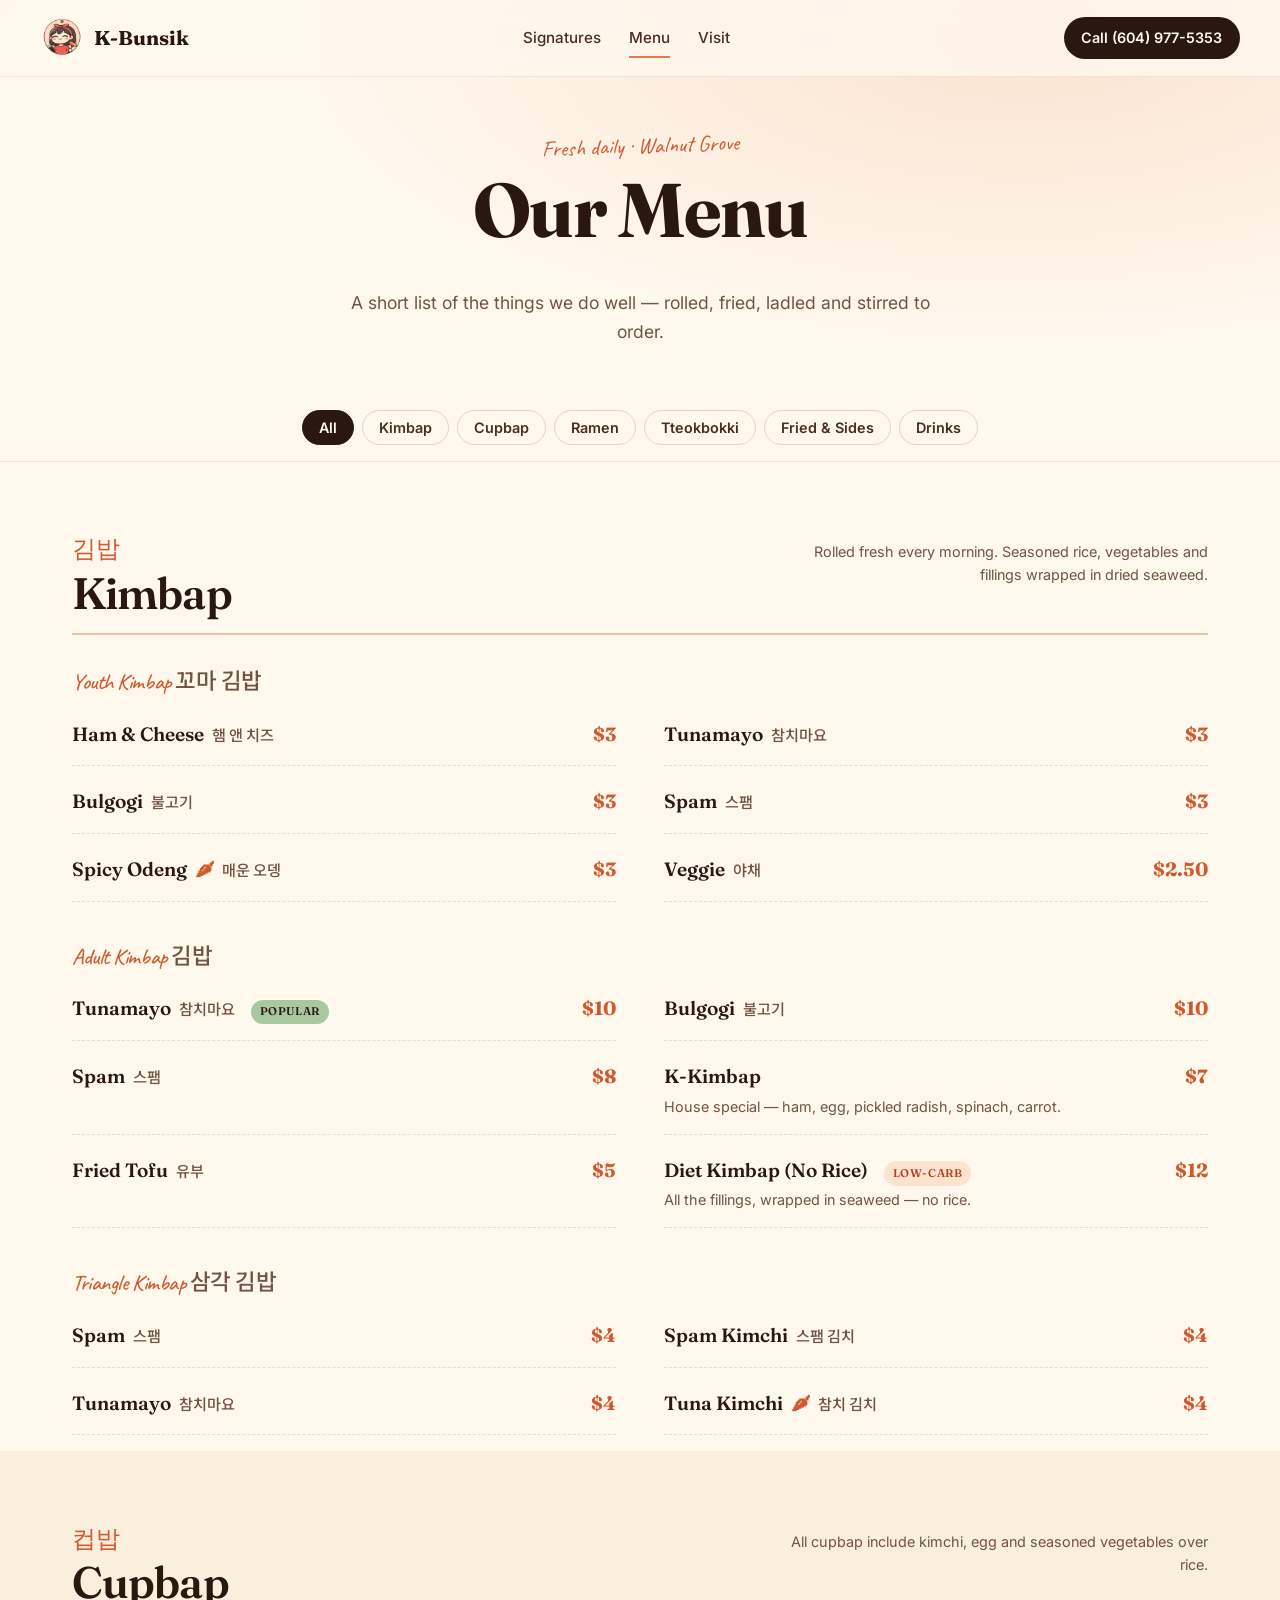
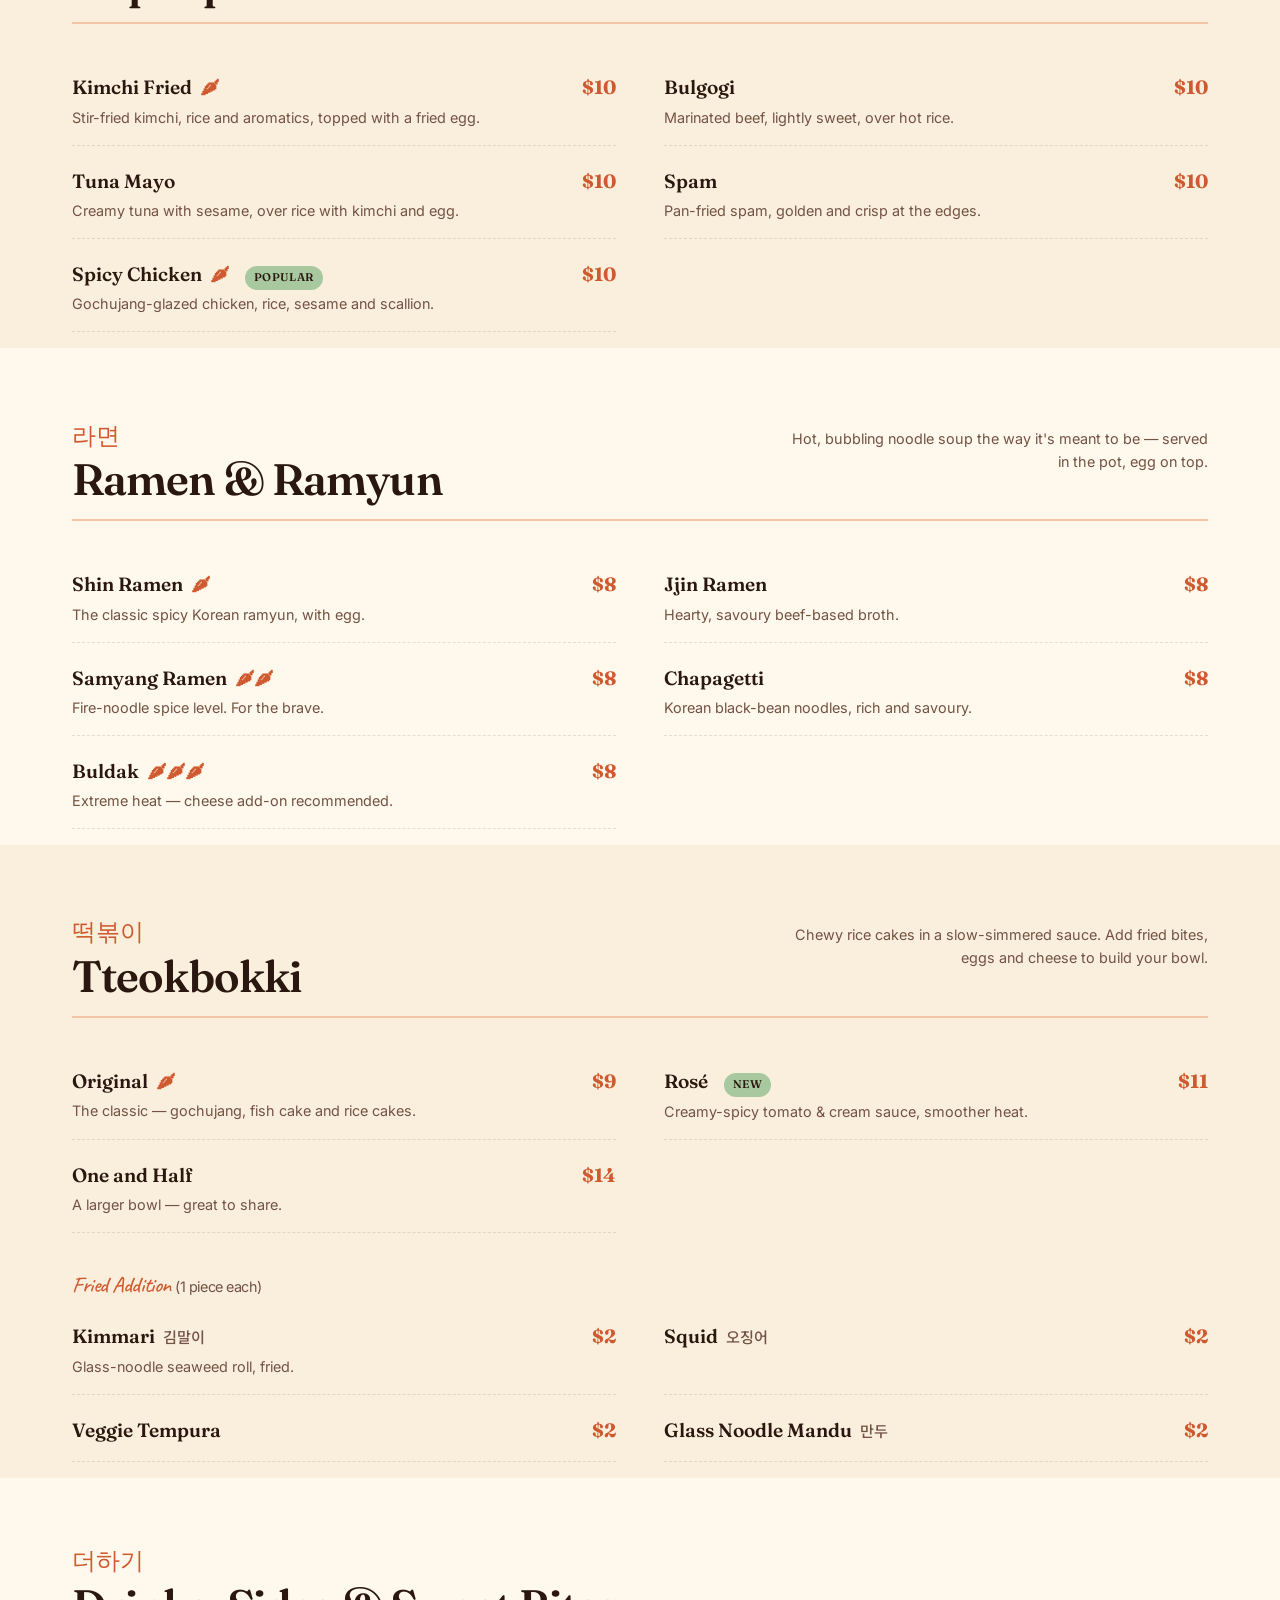
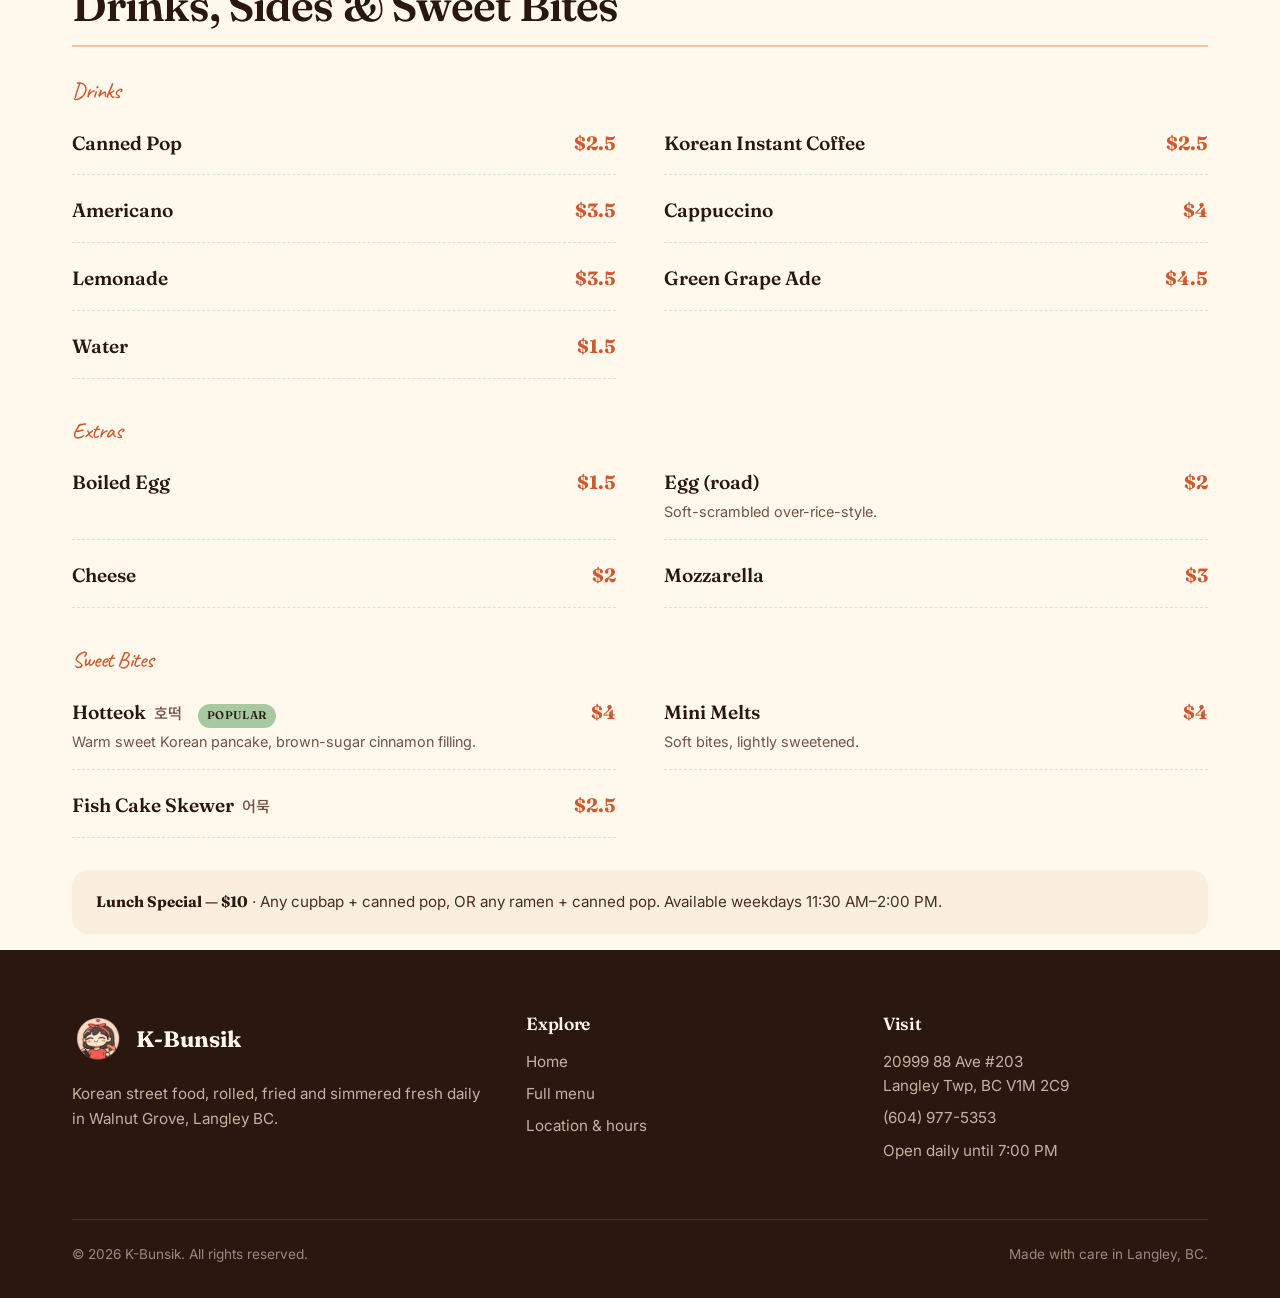
<file: menu.html>
<!DOCTYPE html>
<html lang="en">
<head>
  <meta charset="UTF-8">
  <meta name="viewport" content="width=device-width, initial-scale=1.0">
  <meta name="theme-color" content="#2A1810">
  <title>Menu — K-Bunsik · Korean Street Food in Langley BC</title>
  <meta name="description" content="The full K-Bunsik menu — kimbap (김밥), cupbap, ramen, tteokbokki (떡볶이), fried sides, drinks, and our $10 lunch special.">
  <link rel="icon" href="assets/mascot.png">
  <link rel="preconnect" href="https://fonts.googleapis.com">
  <link rel="preconnect" href="https://fonts.gstatic.com" crossorigin>
  <link href="https://fonts.googleapis.com/css2?family=Fraunces:ital,opsz,wght@0,9..144,400;0,9..144,600;0,9..144,700;1,9..144,600&family=Inter:wght@400;500;600;700&family=Caveat:wght@500;700&family=Noto+Sans+KR:wght@400;500;700&display=swap" rel="stylesheet">
  <link rel="stylesheet" href="styles.css">
</head>
<body>

  <!-- NAV -->
  <nav class="nav" id="nav">
    <a class="nav__brand" href="index.html">
      <img src="assets/mascot.png" alt="K-Bunsik mascot">
      <span>K-Bunsik</span>
    </a>
    <div class="nav__links">
      <a href="index.html#signature">Signatures</a>
      <a href="menu.html" class="active">Menu</a>
      <a href="index.html#location">Visit</a>
    </div>
    <a class="nav__cta" href="tel:+16049775353">Call (604) 977-5353</a>
    <button class="nav__toggle" id="navToggle" aria-label="Menu"><span></span><span></span><span></span></button>
  </nav>

  <!-- MENU HERO -->
  <header class="menu-hero">
    <div class="container">
      <span class="eyebrow">Fresh daily · Walnut Grove</span>
      <h1>Our Menu</h1>
      <p>A short list of the things we do well — rolled, fried, ladled and stirred to order.</p>
    </div>
  </header>

  <!-- FILTERS -->
  <div class="menu-filters">
    <div class="container menu-filters__row" id="menuFilters">
      <button data-filter="all" class="active">All</button>
      <button data-filter="kimbap">Kimbap</button>
      <button data-filter="cupbap">Cupbap</button>
      <button data-filter="ramen">Ramen</button>
      <button data-filter="tteokbokki">Tteokbokki</button>
      <button data-filter="sides">Fried &amp; Sides</button>
      <button data-filter="drinks">Drinks</button>
    </div>
  </div>

  <!-- KIMBAP -->
  <section class="menu-section" id="kimbap" data-category="kimbap">
    <div class="container">
      <div class="menu-section__header">
        <div>
          <span class="label">김밥</span>
          <h2>Kimbap</h2>
        </div>
        <p class="menu-section__note">Rolled fresh every morning. Seasoned rice, vegetables and fillings wrapped in dried seaweed.</p>
      </div>

      <h3 style="font-family: var(--font-accent); font-weight: 500; color: var(--coral-600); font-size: 1.4rem; margin-bottom: .5rem;">Youth Kimbap <span class="kr" style="color: var(--ink-500);">꼬마 김밥</span></h3>
      <div class="menu-grid">
        <div class="menu-item">
          <div>
            <div class="menu-item__name">Ham &amp; Cheese <span class="kr">햄 앤 치즈</span></div>
          </div>
          <div class="menu-item__price">$3</div>
        </div>
        <div class="menu-item">
          <div>
            <div class="menu-item__name">Tunamayo <span class="kr">참치마요</span></div>
          </div>
          <div class="menu-item__price">$3</div>
        </div>
        <div class="menu-item">
          <div>
            <div class="menu-item__name">Bulgogi <span class="kr">불고기</span></div>
          </div>
          <div class="menu-item__price">$3</div>
        </div>
        <div class="menu-item">
          <div>
            <div class="menu-item__name">Spam <span class="kr">스팸</span></div>
          </div>
          <div class="menu-item__price">$3</div>
        </div>
        <div class="menu-item">
          <div>
            <div class="menu-item__name">Spicy Odeng <span class="spicy">🌶</span><span class="kr">매운 오뎅</span></div>
          </div>
          <div class="menu-item__price">$3</div>
        </div>
        <div class="menu-item">
          <div>
            <div class="menu-item__name">Veggie <span class="kr">야채</span></div>
          </div>
          <div class="menu-item__price">$2.50</div>
        </div>
      </div>

      <h3 style="font-family: var(--font-accent); font-weight: 500; color: var(--coral-600); font-size: 1.4rem; margin: 2.5rem 0 .5rem;">Adult Kimbap <span class="kr" style="color: var(--ink-500);">김밥</span></h3>
      <div class="menu-grid">
        <div class="menu-item">
          <div>
            <div class="menu-item__name">Tunamayo <span class="kr">참치마요</span><span class="menu-chip menu-chip--rec">Popular</span></div>
          </div>
          <div class="menu-item__price">$10</div>
        </div>
        <div class="menu-item">
          <div>
            <div class="menu-item__name">Bulgogi <span class="kr">불고기</span></div>
          </div>
          <div class="menu-item__price">$10</div>
        </div>
        <div class="menu-item">
          <div>
            <div class="menu-item__name">Spam <span class="kr">스팸</span></div>
          </div>
          <div class="menu-item__price">$8</div>
        </div>
        <div class="menu-item">
          <div>
            <div class="menu-item__name">K-Kimbap</div>
            <div class="menu-item__desc">House special — ham, egg, pickled radish, spinach, carrot.</div>
          </div>
          <div class="menu-item__price">$7</div>
        </div>
        <div class="menu-item">
          <div>
            <div class="menu-item__name">Fried Tofu <span class="kr">유부</span></div>
          </div>
          <div class="menu-item__price">$5</div>
        </div>
        <div class="menu-item">
          <div>
            <div class="menu-item__name">Diet Kimbap (No Rice)<span class="menu-chip">Low-carb</span></div>
            <div class="menu-item__desc">All the fillings, wrapped in seaweed — no rice.</div>
          </div>
          <div class="menu-item__price">$12</div>
        </div>
      </div>

      <h3 style="font-family: var(--font-accent); font-weight: 500; color: var(--coral-600); font-size: 1.4rem; margin: 2.5rem 0 .5rem;">Triangle Kimbap <span class="kr" style="color: var(--ink-500);">삼각 김밥</span></h3>
      <div class="menu-grid">
        <div class="menu-item">
          <div><div class="menu-item__name">Spam <span class="kr">스팸</span></div></div>
          <div class="menu-item__price">$4</div>
        </div>
        <div class="menu-item">
          <div><div class="menu-item__name">Spam Kimchi <span class="kr">스팸 김치</span></div></div>
          <div class="menu-item__price">$4</div>
        </div>
        <div class="menu-item">
          <div><div class="menu-item__name">Tunamayo <span class="kr">참치마요</span></div></div>
          <div class="menu-item__price">$4</div>
        </div>
        <div class="menu-item">
          <div><div class="menu-item__name">Tuna Kimchi <span class="spicy">🌶</span><span class="kr">참치 김치</span></div></div>
          <div class="menu-item__price">$4</div>
        </div>
      </div>
    </div>
  </section>

  <!-- CUPBAP -->
  <section class="menu-section" id="cupbap" data-category="cupbap" style="background: var(--bone);">
    <div class="container">
      <div class="menu-section__header">
        <div>
          <span class="label">컵밥</span>
          <h2>Cupbap</h2>
        </div>
        <p class="menu-section__note">All cupbap include kimchi, egg and seasoned vegetables over rice.</p>
      </div>
      <div class="menu-grid">
        <div class="menu-item">
          <div><div class="menu-item__name">Kimchi Fried <span class="spicy">🌶</span></div>
          <div class="menu-item__desc">Stir-fried kimchi, rice and aromatics, topped with a fried egg.</div></div>
          <div class="menu-item__price">$10</div>
        </div>
        <div class="menu-item">
          <div><div class="menu-item__name">Bulgogi</div>
          <div class="menu-item__desc">Marinated beef, lightly sweet, over hot rice.</div></div>
          <div class="menu-item__price">$10</div>
        </div>
        <div class="menu-item">
          <div><div class="menu-item__name">Tuna Mayo</div>
          <div class="menu-item__desc">Creamy tuna with sesame, over rice with kimchi and egg.</div></div>
          <div class="menu-item__price">$10</div>
        </div>
        <div class="menu-item">
          <div><div class="menu-item__name">Spam</div>
          <div class="menu-item__desc">Pan-fried spam, golden and crisp at the edges.</div></div>
          <div class="menu-item__price">$10</div>
        </div>
        <div class="menu-item">
          <div><div class="menu-item__name">Spicy Chicken <span class="spicy">🌶</span><span class="menu-chip menu-chip--rec">Popular</span></div>
          <div class="menu-item__desc">Gochujang-glazed chicken, rice, sesame and scallion.</div></div>
          <div class="menu-item__price">$10</div>
        </div>
      </div>
    </div>
  </section>

  <!-- RAMEN -->
  <section class="menu-section" id="ramen" data-category="ramen">
    <div class="container">
      <div class="menu-section__header">
        <div>
          <span class="label">라면</span>
          <h2>Ramen &amp; Ramyun</h2>
        </div>
        <p class="menu-section__note">Hot, bubbling noodle soup the way it's meant to be — served in the pot, egg on top.</p>
      </div>
      <div class="menu-grid">
        <div class="menu-item">
          <div><div class="menu-item__name">Shin Ramen <span class="spicy">🌶</span></div>
          <div class="menu-item__desc">The classic spicy Korean ramyun, with egg.</div></div>
          <div class="menu-item__price">$8</div>
        </div>
        <div class="menu-item">
          <div><div class="menu-item__name">Jjin Ramen</div>
          <div class="menu-item__desc">Hearty, savoury beef-based broth.</div></div>
          <div class="menu-item__price">$8</div>
        </div>
        <div class="menu-item">
          <div><div class="menu-item__name">Samyang Ramen <span class="spicy">🌶🌶</span></div>
          <div class="menu-item__desc">Fire-noodle spice level. For the brave.</div></div>
          <div class="menu-item__price">$8</div>
        </div>
        <div class="menu-item">
          <div><div class="menu-item__name">Chapagetti</div>
          <div class="menu-item__desc">Korean black-bean noodles, rich and savoury.</div></div>
          <div class="menu-item__price">$8</div>
        </div>
        <div class="menu-item">
          <div><div class="menu-item__name">Buldak <span class="spicy">🌶🌶🌶</span></div>
          <div class="menu-item__desc">Extreme heat — cheese add-on recommended.</div></div>
          <div class="menu-item__price">$8</div>
        </div>
      </div>
    </div>
  </section>

  <!-- TTEOKBOKKI -->
  <section class="menu-section" id="tteokbokki" data-category="tteokbokki" style="background: var(--bone);">
    <div class="container">
      <div class="menu-section__header">
        <div>
          <span class="label">떡볶이</span>
          <h2>Tteokbokki</h2>
        </div>
        <p class="menu-section__note">Chewy rice cakes in a slow-simmered sauce. Add fried bites, eggs and cheese to build your bowl.</p>
      </div>
      <div class="menu-grid">
        <div class="menu-item">
          <div><div class="menu-item__name">Original <span class="spicy">🌶</span></div>
          <div class="menu-item__desc">The classic — gochujang, fish cake and rice cakes.</div></div>
          <div class="menu-item__price">$9</div>
        </div>
        <div class="menu-item">
          <div><div class="menu-item__name">Rosé <span class="menu-chip menu-chip--rec">New</span></div>
          <div class="menu-item__desc">Creamy-spicy tomato &amp; cream sauce, smoother heat.</div></div>
          <div class="menu-item__price">$11</div>
        </div>
        <div class="menu-item">
          <div><div class="menu-item__name">One and Half</div>
          <div class="menu-item__desc">A larger bowl — great to share.</div></div>
          <div class="menu-item__price">$14</div>
        </div>
      </div>

      <h3 style="font-family: var(--font-accent); font-weight: 500; color: var(--coral-600); font-size: 1.4rem; margin: 2.5rem 0 .5rem;">Fried Addition <span style="color: var(--ink-500); font-size: .9rem; font-family: var(--font-body); font-weight: 400;">(1 piece each)</span></h3>
      <div class="menu-grid">
        <div class="menu-item"><div><div class="menu-item__name">Kimmari <span class="kr">김말이</span></div><div class="menu-item__desc">Glass-noodle seaweed roll, fried.</div></div><div class="menu-item__price">$2</div></div>
        <div class="menu-item"><div><div class="menu-item__name">Squid <span class="kr">오징어</span></div></div><div class="menu-item__price">$2</div></div>
        <div class="menu-item"><div><div class="menu-item__name">Veggie Tempura</div></div><div class="menu-item__price">$2</div></div>
        <div class="menu-item"><div><div class="menu-item__name">Glass Noodle Mandu <span class="kr">만두</span></div></div><div class="menu-item__price">$2</div></div>
      </div>
    </div>
  </section>

  <!-- DRINKS, EXTRAS & SIDES -->
  <section class="menu-section" id="sides" data-category="sides drinks">
    <div class="container">
      <div class="menu-section__header">
        <div>
          <span class="label">더하기</span>
          <h2>Drinks, Sides &amp; Sweet Bites</h2>
        </div>
      </div>

      <h3 style="font-family: var(--font-accent); font-weight: 500; color: var(--coral-600); font-size: 1.4rem; margin-bottom: .5rem;">Drinks</h3>
      <div class="menu-grid" data-category="drinks">
        <div class="menu-item"><div><div class="menu-item__name">Canned Pop</div></div><div class="menu-item__price">$2.5</div></div>
        <div class="menu-item"><div><div class="menu-item__name">Korean Instant Coffee</div></div><div class="menu-item__price">$2.5</div></div>
        <div class="menu-item"><div><div class="menu-item__name">Americano</div></div><div class="menu-item__price">$3.5</div></div>
        <div class="menu-item"><div><div class="menu-item__name">Cappuccino</div></div><div class="menu-item__price">$4</div></div>
        <div class="menu-item"><div><div class="menu-item__name">Lemonade</div></div><div class="menu-item__price">$3.5</div></div>
        <div class="menu-item"><div><div class="menu-item__name">Green Grape Ade</div></div><div class="menu-item__price">$4.5</div></div>
        <div class="menu-item"><div><div class="menu-item__name">Water</div></div><div class="menu-item__price">$1.5</div></div>
      </div>

      <h3 style="font-family: var(--font-accent); font-weight: 500; color: var(--coral-600); font-size: 1.4rem; margin: 2.5rem 0 .5rem;">Extras</h3>
      <div class="menu-grid" data-category="sides">
        <div class="menu-item"><div><div class="menu-item__name">Boiled Egg</div></div><div class="menu-item__price">$1.5</div></div>
        <div class="menu-item"><div><div class="menu-item__name">Egg (road)</div><div class="menu-item__desc">Soft-scrambled over-rice-style.</div></div><div class="menu-item__price">$2</div></div>
        <div class="menu-item"><div><div class="menu-item__name">Cheese</div></div><div class="menu-item__price">$2</div></div>
        <div class="menu-item"><div><div class="menu-item__name">Mozzarella</div></div><div class="menu-item__price">$3</div></div>
      </div>

      <h3 style="font-family: var(--font-accent); font-weight: 500; color: var(--coral-600); font-size: 1.4rem; margin: 2.5rem 0 .5rem;">Sweet Bites</h3>
      <div class="menu-grid" data-category="sides">
        <div class="menu-item"><div><div class="menu-item__name">Hotteok <span class="kr">호떡</span><span class="menu-chip menu-chip--rec">Popular</span></div><div class="menu-item__desc">Warm sweet Korean pancake, brown-sugar cinnamon filling.</div></div><div class="menu-item__price">$4</div></div>
        <div class="menu-item"><div><div class="menu-item__name">Mini Melts</div><div class="menu-item__desc">Soft bites, lightly sweetened.</div></div><div class="menu-item__price">$4</div></div>
        <div class="menu-item"><div><div class="menu-item__name">Fish Cake Skewer <span class="kr">어묵</span></div></div><div class="menu-item__price">$2.5</div></div>
      </div>

      <div class="menu-note">
        <b>Lunch Special — $10</b> · Any cupbap + canned pop, OR any ramen + canned pop. Available weekdays 11:30 AM–2:00 PM.
      </div>
    </div>
  </section>

  <!-- FOOTER -->
  <footer class="footer">
    <div class="container">
      <div class="footer__grid">
        <div>
          <div class="footer__brand">
            <img src="assets/mascot.png" alt="K-Bunsik">
            <strong>K-Bunsik</strong>
          </div>
          <p>Korean street food, rolled, fried and simmered fresh daily in Walnut Grove, Langley BC.</p>
        </div>
        <div>
          <h4>Explore</h4>
          <ul>
            <li><a href="index.html">Home</a></li>
            <li><a href="menu.html">Full menu</a></li>
            <li><a href="index.html#location">Location &amp; hours</a></li>
          </ul>
        </div>
        <div>
          <h4>Visit</h4>
          <ul>
            <li>20999 88 Ave #203<br>Langley Twp, BC V1M 2C9</li>
            <li><a href="tel:+16049775353">(604) 977-5353</a></li>
            <li>Open daily until 7:00 PM</li>
          </ul>
        </div>
      </div>
      <div class="footer__bottom">
        <span>© <span id="year"></span> K-Bunsik. All rights reserved.</span>
        <span>Made with care in Langley, BC.</span>
      </div>
    </div>
  </footer>

  <script src="main.js"></script>
</body>
</html>
</file>
<file: styles.css>
/* =============================================================
   K-Bunsik — Korean Street Food
   Brand system + site styles
   ============================================================= */

:root {
  /* Core palette (pulled from menu-board artwork) */
  --peach-50:  #FFF5EC;
  --peach-100: #FBE3D0;
  --peach-200: #F4C2A7;   /* menu-paper peach */
  --peach-300: #EDA884;
  --coral-500: #E87A4F;   /* primary brand coral */
  --coral-600: #D05A2F;
  --coral-700: #B1431F;
  --red-500:   #D94730;   /* mascot red (bow/dress) */
  --cream:     #FFF8ED;
  --bone:      #FAEFDD;
  --ink-900:   #2A1810;   /* deep brown — primary text */
  --ink-700:   #4A2E20;
  --ink-500:   #735343;
  --sage:      #A8C9A0;
  --olive:     #6B8E5A;
  --yolk:      #F6C94C;

  /* Typography */
  --font-display: 'Fraunces', 'Noto Serif KR', Georgia, serif;
  --font-body: 'Inter', 'Noto Sans KR', -apple-system, BlinkMacSystemFont, sans-serif;
  --font-accent: 'Caveat', cursive;

  /* Layout */
  --radius-sm: 8px;
  --radius-md: 16px;
  --radius-lg: 24px;
  --radius-xl: 40px;
  --max-w: 1200px;

  /* Shadows */
  --shadow-sm: 0 2px 8px rgba(42, 24, 16, 0.06);
  --shadow-md: 0 10px 30px rgba(42, 24, 16, 0.10);
  --shadow-lg: 0 24px 60px rgba(42, 24, 16, 0.18);
}

*, *::before, *::after { box-sizing: border-box; }

html { scroll-behavior: smooth; }

body {
  margin: 0;
  font-family: var(--font-body);
  color: var(--ink-900);
  background: var(--cream);
  line-height: 1.6;
  -webkit-font-smoothing: antialiased;
  -moz-osx-font-smoothing: grayscale;
  overflow-x: hidden;
}

img { max-width: 100%; display: block; }

a { color: var(--coral-600); text-decoration: none; transition: color .2s ease; }
a:hover { color: var(--coral-700); }

button { font-family: inherit; cursor: pointer; border: 0; background: none; }

/* ---- Typography ---- */
h1, h2, h3, h4 {
  font-family: var(--font-display);
  font-weight: 600;
  color: var(--ink-900);
  letter-spacing: -0.02em;
  line-height: 1.1;
  margin: 0 0 0.5em;
}
h1 { font-size: clamp(2.5rem, 6vw, 4.75rem); font-weight: 700; }
h2 { font-size: clamp(1.75rem, 3.5vw, 2.75rem); }
h3 { font-size: clamp(1.25rem, 2vw, 1.5rem); }

.eyebrow {
  display: inline-block;
  font-family: var(--font-accent);
  font-size: 1.4rem;
  color: var(--coral-600);
  transform: rotate(-2deg);
  margin-bottom: 0.25rem;
}

.kr { font-family: 'Noto Sans KR', sans-serif; font-weight: 500; }

/* ---- Layout ---- */
.container { max-width: var(--max-w); margin: 0 auto; padding: 0 clamp(1rem, 4vw, 2rem); }
section { padding: clamp(4rem, 9vw, 7rem) 0; position: relative; }

/* ---- Navigation ---- */
.nav {
  position: fixed; top: 0; left: 0; right: 0; z-index: 50;
  display: flex; align-items: center; justify-content: space-between;
  padding: 1rem clamp(1rem, 4vw, 2.5rem);
  backdrop-filter: blur(12px);
  background: rgba(255, 248, 237, 0.78);
  border-bottom: 1px solid rgba(42, 24, 16, 0.08);
  transition: padding .25s ease, background .25s ease;
}
.nav--scrolled { padding-top: .5rem; padding-bottom: .5rem; background: rgba(255, 248, 237, 0.95); }

.nav__brand {
  display: flex; align-items: center; gap: .65rem;
  font-family: var(--font-display); font-weight: 700; font-size: 1.25rem;
  color: var(--ink-900);
}
.nav__brand img { width: 44px; height: 44px; border-radius: 50%; }

.nav__links { display: flex; gap: 1.75rem; align-items: center; }
.nav__links a {
  color: var(--ink-700); font-weight: 500; font-size: .95rem;
  position: relative; padding: .25rem 0;
}
.nav__links a::after {
  content: ''; position: absolute; left: 0; bottom: -4px;
  width: 0; height: 2px; background: var(--coral-500);
  transition: width .25s ease;
}
.nav__links a:hover::after, .nav__links a.active::after { width: 100%; }

.nav__cta {
  background: var(--ink-900); color: var(--cream);
  padding: .6rem 1.1rem; border-radius: 999px;
  font-size: .9rem; font-weight: 600;
  transition: transform .2s ease, background .2s ease;
}
.nav__cta:hover { background: var(--coral-600); color: white; transform: translateY(-1px); }

.nav__toggle { display: none; width: 40px; height: 40px; }
.nav__toggle span {
  display: block; width: 22px; height: 2px; background: var(--ink-900);
  margin: 5px auto; transition: transform .25s ease, opacity .2s ease;
}

@media (max-width: 768px) {
  .nav__links { display: none; }
  .nav__cta { display: none; }
  .nav__toggle { display: block; }
  .nav--open .nav__links {
    display: flex; flex-direction: column;
    position: absolute; top: 100%; left: 0; right: 0;
    padding: 1.5rem; background: var(--cream); gap: 1rem;
    border-bottom: 1px solid rgba(42, 24, 16, 0.08);
  }
  .nav--open .nav__toggle span:nth-child(1) { transform: translateY(7px) rotate(45deg); }
  .nav--open .nav__toggle span:nth-child(2) { opacity: 0; }
  .nav--open .nav__toggle span:nth-child(3) { transform: translateY(-7px) rotate(-45deg); }
}

/* ---- Buttons ---- */
.btn {
  display: inline-flex; align-items: center; justify-content: center; gap: .5rem;
  padding: .95rem 1.6rem; border-radius: 999px;
  font-weight: 600; font-size: 1rem;
  transition: transform .2s ease, box-shadow .2s ease, background .2s ease;
}
.btn--primary {
  background: var(--ink-900); color: var(--cream);
  box-shadow: var(--shadow-sm);
}
.btn--primary:hover {
  background: var(--coral-600); color: white;
  transform: translateY(-2px); box-shadow: var(--shadow-md);
}
.btn--secondary {
  background: transparent; color: var(--ink-900);
  border: 2px solid var(--ink-900);
}
.btn--secondary:hover {
  background: var(--ink-900); color: var(--cream);
  transform: translateY(-2px);
}
.btn--coral { background: var(--coral-500); color: white; }
.btn--coral:hover { background: var(--coral-600); }

/* =============================================================
   HERO
   ============================================================= */
.hero {
  padding: 9rem 0 5rem;
  background:
    radial-gradient(1200px 700px at 85% -10%, var(--peach-100) 0%, transparent 60%),
    radial-gradient(900px 600px at -10% 80%, var(--peach-200) 0%, transparent 55%),
    var(--cream);
  position: relative;
  overflow: hidden;
}

.hero__grid {
  display: grid;
  grid-template-columns: 1.15fr .85fr;
  gap: clamp(2rem, 5vw, 5rem);
  align-items: center;
}

.hero__title {
  margin-top: .5rem;
}
.hero__title .kr-hang {
  display: block;
  font-family: 'Noto Sans KR', sans-serif;
  font-size: clamp(1.5rem, 3vw, 2.25rem);
  color: var(--coral-600);
  font-weight: 600;
  margin-bottom: .25rem;
  letter-spacing: -0.02em;
}
.hero__title .accent {
  color: var(--coral-600);
  font-style: italic;
  font-family: var(--font-display);
}

.hero__lead {
  font-size: 1.15rem;
  color: var(--ink-700);
  margin: 1.25rem 0 2rem;
  max-width: 520px;
}

.hero__ctas { display: flex; gap: 1rem; flex-wrap: wrap; }

.hero__meta {
  margin-top: 2.5rem;
  display: flex; gap: 2.25rem; flex-wrap: wrap;
  font-size: .95rem; color: var(--ink-500);
}
.hero__meta b { display: block; color: var(--ink-900); font-weight: 600; font-size: 1rem; }

.hero__visual {
  position: relative;
  aspect-ratio: 1 / 1;
  width: 100%;
  max-width: 560px;
  margin-left: auto;
  justify-self: end;
}

.hero__disc {
  position: absolute; inset: 0;
  background: radial-gradient(circle at 35% 30%, #FDE0CC, var(--peach-200) 70%);
  border-radius: 50%;
  box-shadow: var(--shadow-lg);
  animation: gentle-float 6s ease-in-out infinite;
}
.hero__disc::after {
  content: ''; position: absolute; inset: 12px;
  border: 2px dashed rgba(208, 90, 47, 0.35);
  border-radius: 50%;
}

.hero__mascot {
  position: absolute; inset: 0;
  width: 100%; height: 100%;
  object-fit: contain;
  z-index: 2;
  filter: drop-shadow(0 18px 24px rgba(42, 24, 16, 0.18));
}

.hero__sticker {
  position: absolute;
  width: 120px; height: 120px;
  background: var(--yolk);
  border-radius: 50%;
  display: flex; align-items: center; justify-content: center;
  text-align: center;
  font-family: var(--font-display);
  font-weight: 700;
  color: var(--ink-900);
  font-size: 1rem;
  line-height: 1.1;
  transform: rotate(-12deg);
  box-shadow: var(--shadow-md);
  z-index: 3;
}
.hero__sticker--lunch { top: 4%; right: -5%; background: var(--yolk); }
.hero__sticker--lunch small { display: block; font-size: 1.6rem; color: var(--coral-700); }
.hero__sticker--new { bottom: 5%; left: -4%; background: var(--sage); transform: rotate(8deg); font-size: .9rem; }

@keyframes gentle-float {
  0%, 100% { transform: translateY(0); }
  50% { transform: translateY(-10px); }
}

@media (max-width: 820px) {
  .hero__grid { grid-template-columns: 1fr; text-align: center; }
  .hero__lead { margin-left: auto; margin-right: auto; }
  .hero__ctas, .hero__meta { justify-content: center; }
  .hero__visual { margin: 0 auto; max-width: 360px; }
  .hero__sticker { width: 95px; height: 95px; font-size: .85rem; }
  .hero__sticker--lunch small { font-size: 1.3rem; }
}

/* =============================================================
   SIGNATURE / FEATURED ITEMS
   ============================================================= */
.signature {
  background: var(--cream);
}
.signature__header {
  max-width: 720px; margin: 0 auto 3.5rem;
  text-align: center;
}
.signature__header p { color: var(--ink-500); font-size: 1.1rem; }

.feature-grid {
  display: grid;
  grid-template-columns: repeat(3, 1fr);
  gap: 1.75rem;
}

.feature-card {
  background: white;
  border-radius: var(--radius-lg);
  overflow: hidden;
  box-shadow: var(--shadow-sm);
  transition: transform .3s ease, box-shadow .3s ease;
  display: flex; flex-direction: column;
}
.feature-card:hover { transform: translateY(-6px); box-shadow: var(--shadow-md); }

.feature-card__image {
  aspect-ratio: 4 / 3;
  overflow: hidden;
  background: var(--peach-100);
}
.feature-card__image img {
  width: 100%; height: 100%; object-fit: cover;
  transition: transform .6s ease;
}
.feature-card:hover .feature-card__image img { transform: scale(1.05); }

.feature-card__body { padding: 1.5rem 1.5rem 1.75rem; }
.feature-card__kr { font-size: .9rem; color: var(--coral-600); font-weight: 600; margin-bottom: .25rem; }
.feature-card__title { font-size: 1.5rem; margin-bottom: .5rem; }
.feature-card__desc { color: var(--ink-500); font-size: .95rem; margin-bottom: 1rem; }
.feature-card__meta { display: flex; justify-content: space-between; align-items: center; font-weight: 600; }
.feature-card__price { color: var(--coral-600); font-family: var(--font-display); font-size: 1.25rem; }

@media (max-width: 880px) { .feature-grid { grid-template-columns: repeat(2, 1fr); } }
@media (max-width: 540px) { .feature-grid { grid-template-columns: 1fr; } }

/* =============================================================
   STORY STRIP (divider with "what is bunsik")
   ============================================================= */
.story-strip {
  background: var(--ink-900); color: var(--cream);
  padding: 4rem 0;
  text-align: center;
}
.story-strip .container { max-width: 780px; }
.story-strip h2 { color: var(--cream); }
.story-strip p { font-size: 1.15rem; color: rgba(255, 248, 237, 0.78); }
.story-strip .marquee {
  margin-top: 2rem;
  font-family: var(--font-accent);
  font-size: 1.3rem;
  color: var(--peach-200);
  display: flex; gap: 2rem; justify-content: center; flex-wrap: wrap;
}
.story-strip .marquee span::before { content: "✦  "; color: var(--coral-500); }

/* =============================================================
   LUNCH SPECIAL BANNER
   ============================================================= */
.special {
  background:
    radial-gradient(800px 400px at 50% 120%, var(--peach-200), transparent 60%),
    var(--bone);
}
.special__card {
  position: relative;
  background: var(--yolk);
  color: var(--ink-900);
  border-radius: var(--radius-xl);
  padding: clamp(2.5rem, 5vw, 4rem);
  display: grid;
  grid-template-columns: 1fr auto;
  align-items: center;
  gap: 2rem;
  box-shadow: var(--shadow-md);
  overflow: hidden;
}
.special__card::before {
  content: ''; position: absolute; top: -80px; right: -80px;
  width: 240px; height: 240px; border-radius: 50%;
  background: var(--coral-500); opacity: .2;
}
.special__label {
  display: inline-block;
  font-family: var(--font-accent); font-size: 1.5rem;
  color: var(--coral-700); margin-bottom: .4rem;
  transform: rotate(-3deg);
}
.special__title { font-size: clamp(2rem, 4vw, 3rem); margin-bottom: .5rem; }
.special__price {
  font-family: var(--font-display); font-weight: 700;
  font-size: clamp(3.5rem, 8vw, 6rem);
  color: var(--coral-700); line-height: 1; letter-spacing: -0.04em;
}
.special__desc { color: var(--ink-700); font-size: 1.05rem; max-width: 440px; }

@media (max-width: 720px) {
  .special__card { grid-template-columns: 1fr; text-align: center; }
}

/* =============================================================
   LOCATION & HOURS
   ============================================================= */
.location { background: var(--cream); }
.location__grid {
  display: grid;
  grid-template-columns: 1fr 1fr;
  gap: clamp(2rem, 5vw, 4rem);
  align-items: start;
}
.location__info .row {
  display: grid; grid-template-columns: 32px 1fr;
  gap: 1rem; padding: 1rem 0;
  border-bottom: 1px solid rgba(42, 24, 16, 0.08);
}
.location__info .row:last-child { border-bottom: 0; }
.location__info .row .icon {
  display: flex; align-items: center; justify-content: center;
  width: 32px; height: 32px; border-radius: 10px;
  background: var(--peach-100); color: var(--coral-600);
  font-weight: 700;
}
.location__info .row b { font-family: var(--font-display); font-size: 1.15rem; display: block; margin-bottom: .15rem; }
.location__info .row p { margin: 0; color: var(--ink-500); font-size: .95rem; }
.location__info .row a { font-weight: 600; }

.hours-table {
  list-style: none; padding: 0; margin: 0;
}
.hours-table li {
  display: flex; justify-content: space-between;
  padding: .45rem 0; color: var(--ink-700);
  font-size: .95rem;
}
.hours-table li.is-today {
  color: var(--ink-900); font-weight: 700;
  position: relative;
}
.hours-table li.is-today::before {
  content: '•'; color: var(--coral-500);
  position: absolute; left: -1rem; font-size: 1.5rem; line-height: 1;
}

.map-embed {
  aspect-ratio: 4 / 5;
  border-radius: var(--radius-lg);
  overflow: hidden;
  box-shadow: var(--shadow-md);
  background: var(--peach-100);
}
.map-embed iframe { width: 100%; height: 100%; border: 0; display: block; }

@media (max-width: 840px) {
  .location__grid { grid-template-columns: 1fr; }
  .map-embed { aspect-ratio: 4 / 3; }
}

/* =============================================================
   FOOTER
   ============================================================= */
.footer {
  background: var(--ink-900); color: var(--peach-100);
  padding: 4rem 0 2rem;
}
.footer__grid {
  display: grid;
  grid-template-columns: 1.3fr 1fr 1fr;
  gap: 2rem;
  margin-bottom: 3rem;
}
.footer h4 { color: var(--cream); font-family: var(--font-display); font-size: 1.1rem; margin-bottom: 1rem; }
.footer p, .footer li, .footer a { color: rgba(251, 227, 208, 0.75); font-size: .95rem; }
.footer ul { list-style: none; padding: 0; margin: 0; }
.footer ul li { margin-bottom: .5rem; }
.footer a:hover { color: var(--peach-100); }

.footer__brand { display: flex; align-items: center; gap: .75rem; margin-bottom: 1rem; }
.footer__brand img { width: 52px; height: 52px; border-radius: 50%; }
.footer__brand strong { font-family: var(--font-display); font-size: 1.4rem; color: var(--cream); }

.footer__bottom {
  border-top: 1px solid rgba(251, 227, 208, 0.12);
  padding-top: 1.5rem;
  display: flex; justify-content: space-between; flex-wrap: wrap; gap: 1rem;
  font-size: .85rem; color: rgba(251, 227, 208, 0.55);
}

@media (max-width: 720px) {
  .footer__grid { grid-template-columns: 1fr; }
}

/* =============================================================
   MENU PAGE
   ============================================================= */
.menu-hero {
  padding: 8rem 0 3rem;
  background:
    radial-gradient(1200px 500px at 80% 10%, var(--peach-100), transparent 60%),
    var(--cream);
  text-align: center;
}
.menu-hero p { color: var(--ink-500); max-width: 620px; margin: 1rem auto 0; font-size: 1.1rem; }

.menu-filters {
  position: sticky; top: 76px; z-index: 20;
  background: rgba(255, 248, 237, 0.92);
  backdrop-filter: blur(10px);
  border-bottom: 1px solid rgba(42, 24, 16, 0.08);
  padding: 1rem 0;
}
.menu-filters__row {
  display: flex; gap: .5rem; flex-wrap: wrap;
  justify-content: center;
}
.menu-filters button {
  padding: .5rem 1rem;
  border-radius: 999px;
  background: transparent;
  color: var(--ink-700);
  font-weight: 600; font-size: .9rem;
  border: 1px solid rgba(42, 24, 16, 0.15);
  transition: background .2s, color .2s, border-color .2s;
}
.menu-filters button:hover { background: var(--peach-100); border-color: var(--coral-500); }
.menu-filters button.active { background: var(--ink-900); color: var(--cream); border-color: var(--ink-900); }

.menu-section { padding: 4rem 0 1rem; }
.menu-section__header { display: flex; justify-content: space-between; align-items: baseline; flex-wrap: wrap; gap: 1rem; margin-bottom: 2rem; border-bottom: 2px solid var(--peach-200); padding-bottom: 1rem; }
.menu-section__header .label { color: var(--coral-600); font-family: var(--font-accent); font-size: 1.5rem; }
.menu-section__header h2 { margin: 0; }
.menu-section__note { color: var(--ink-500); font-size: .9rem; max-width: 420px; text-align: right; }

.menu-grid {
  display: grid; grid-template-columns: repeat(2, 1fr);
  gap: .25rem 3rem;
}
@media (max-width: 720px) { .menu-grid { grid-template-columns: 1fr; gap: 0; } }

.menu-item {
  display: grid;
  grid-template-columns: 1fr auto;
  align-items: baseline;
  gap: 1rem;
  padding: 1rem 0;
  border-bottom: 1px dashed rgba(42, 24, 16, 0.12);
}
.menu-item__name {
  font-family: var(--font-display);
  font-size: 1.2rem;
  font-weight: 600;
  color: var(--ink-900);
  display: flex; align-items: baseline; gap: .5rem; flex-wrap: wrap;
}
.menu-item__name .kr { color: var(--ink-500); font-size: .95rem; font-weight: 500; }
.menu-item__name .spicy { color: var(--coral-600); }
.menu-item__desc { color: var(--ink-500); font-size: .9rem; margin-top: .15rem; }
.menu-item__price {
  font-family: var(--font-display);
  font-weight: 700;
  color: var(--coral-600);
  font-size: 1.2rem;
  white-space: nowrap;
}

.menu-chip {
  display: inline-block;
  font-size: .7rem;
  font-weight: 600;
  text-transform: uppercase;
  letter-spacing: .05em;
  padding: .2rem .55rem;
  border-radius: 999px;
  background: var(--peach-100);
  color: var(--coral-700);
  margin-left: .5rem;
  vertical-align: middle;
}
.menu-chip--rec { background: var(--sage); color: var(--ink-900); }

.menu-note {
  background: var(--bone);
  border-radius: var(--radius-md);
  padding: 1.25rem 1.5rem;
  font-size: .95rem;
  color: var(--ink-700);
  margin-top: 2rem;
}
.menu-note b { font-family: var(--font-display); color: var(--ink-900); }

/* Reveal on scroll — subtle fade/rise. Elements are visible by default
   (progressive enhancement); when JS initializes, the observer replays a
   gentle animation as each section enters the viewport. */
.reveal { opacity: 1; transform: none; }
.js .reveal { transition: opacity .6s ease, transform .6s ease; }
.js .reveal.is-hidden { opacity: 0; transform: translateY(18px); }

/* Subtle decorative dots */
.dot-accent {
  position: absolute;
  width: 80px; height: 80px;
  background: radial-gradient(circle, var(--coral-500) 0%, transparent 70%);
  opacity: .25;
  pointer-events: none;
}

/* Reduce motion */
@media (prefers-reduced-motion: reduce) {
  *, *::before, *::after { animation: none !important; transition: none !important; }
  .reveal { opacity: 1; transform: none; }
}
</file>
